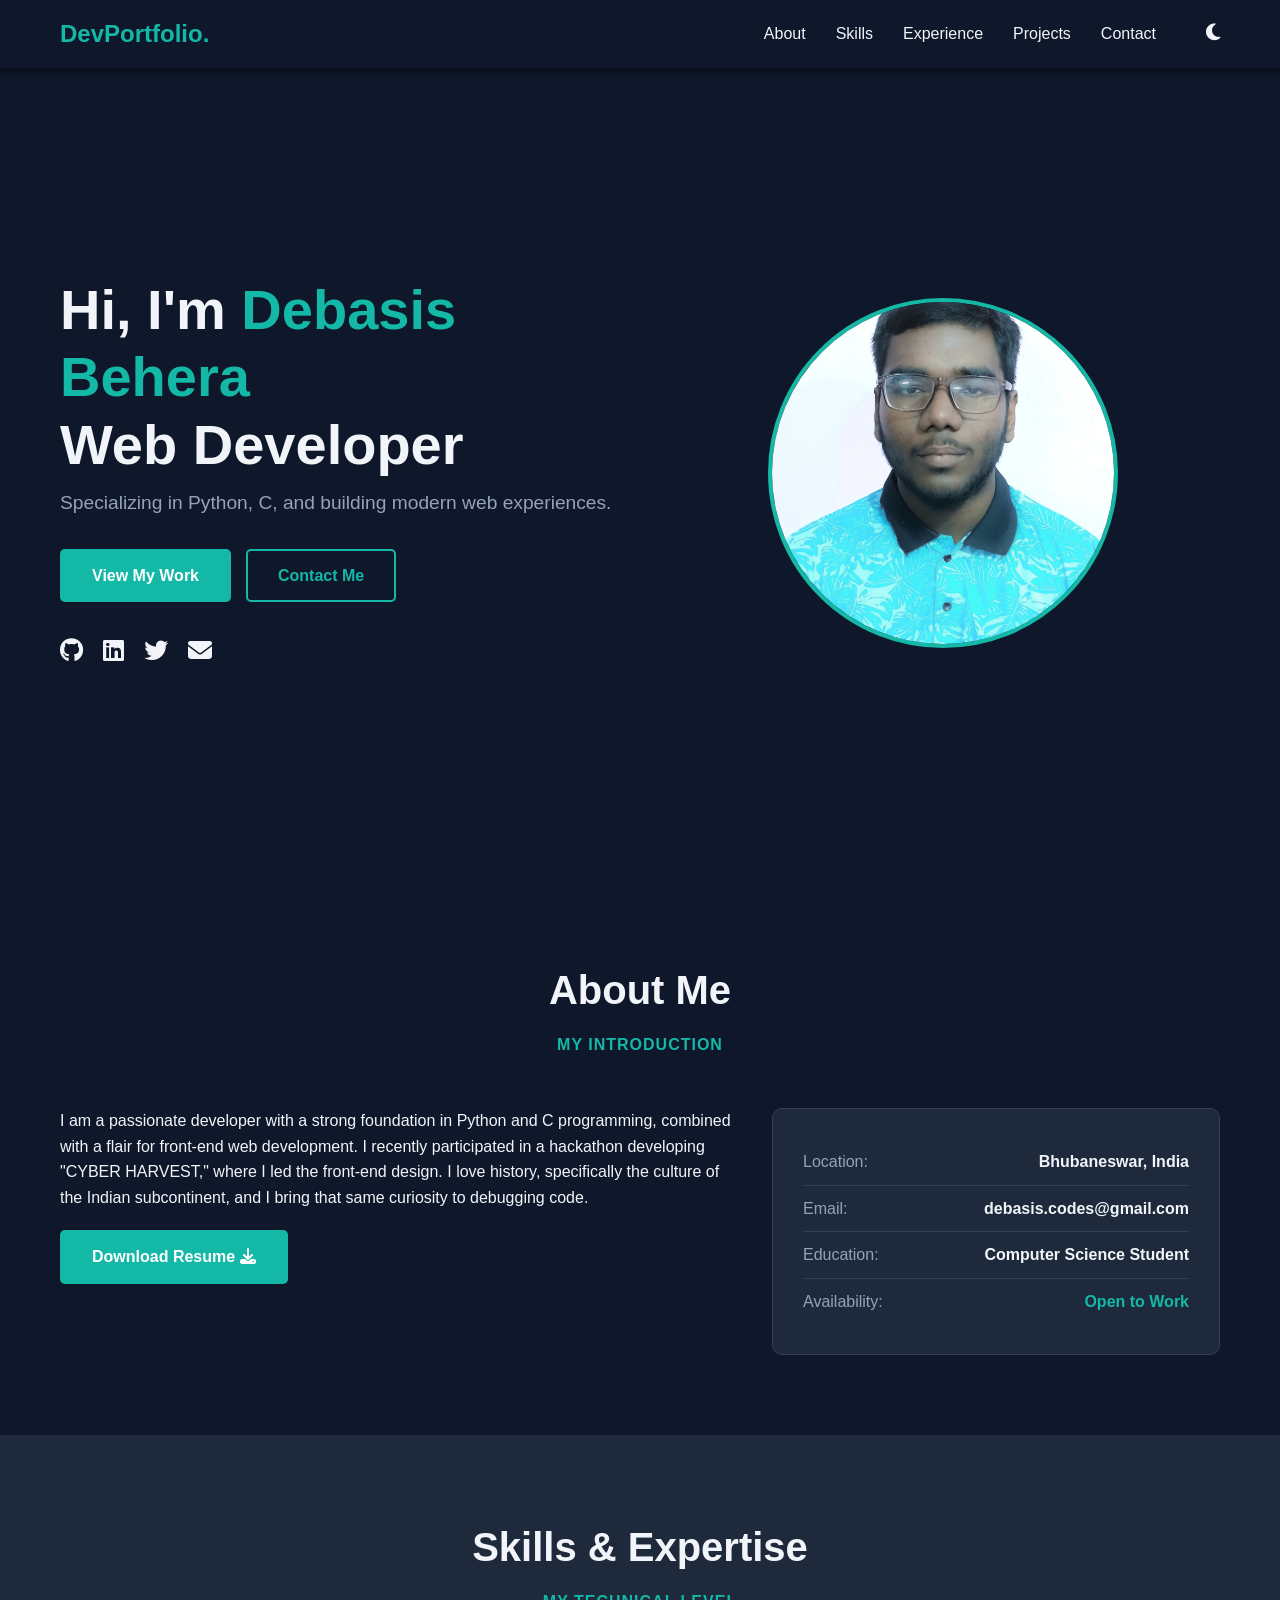
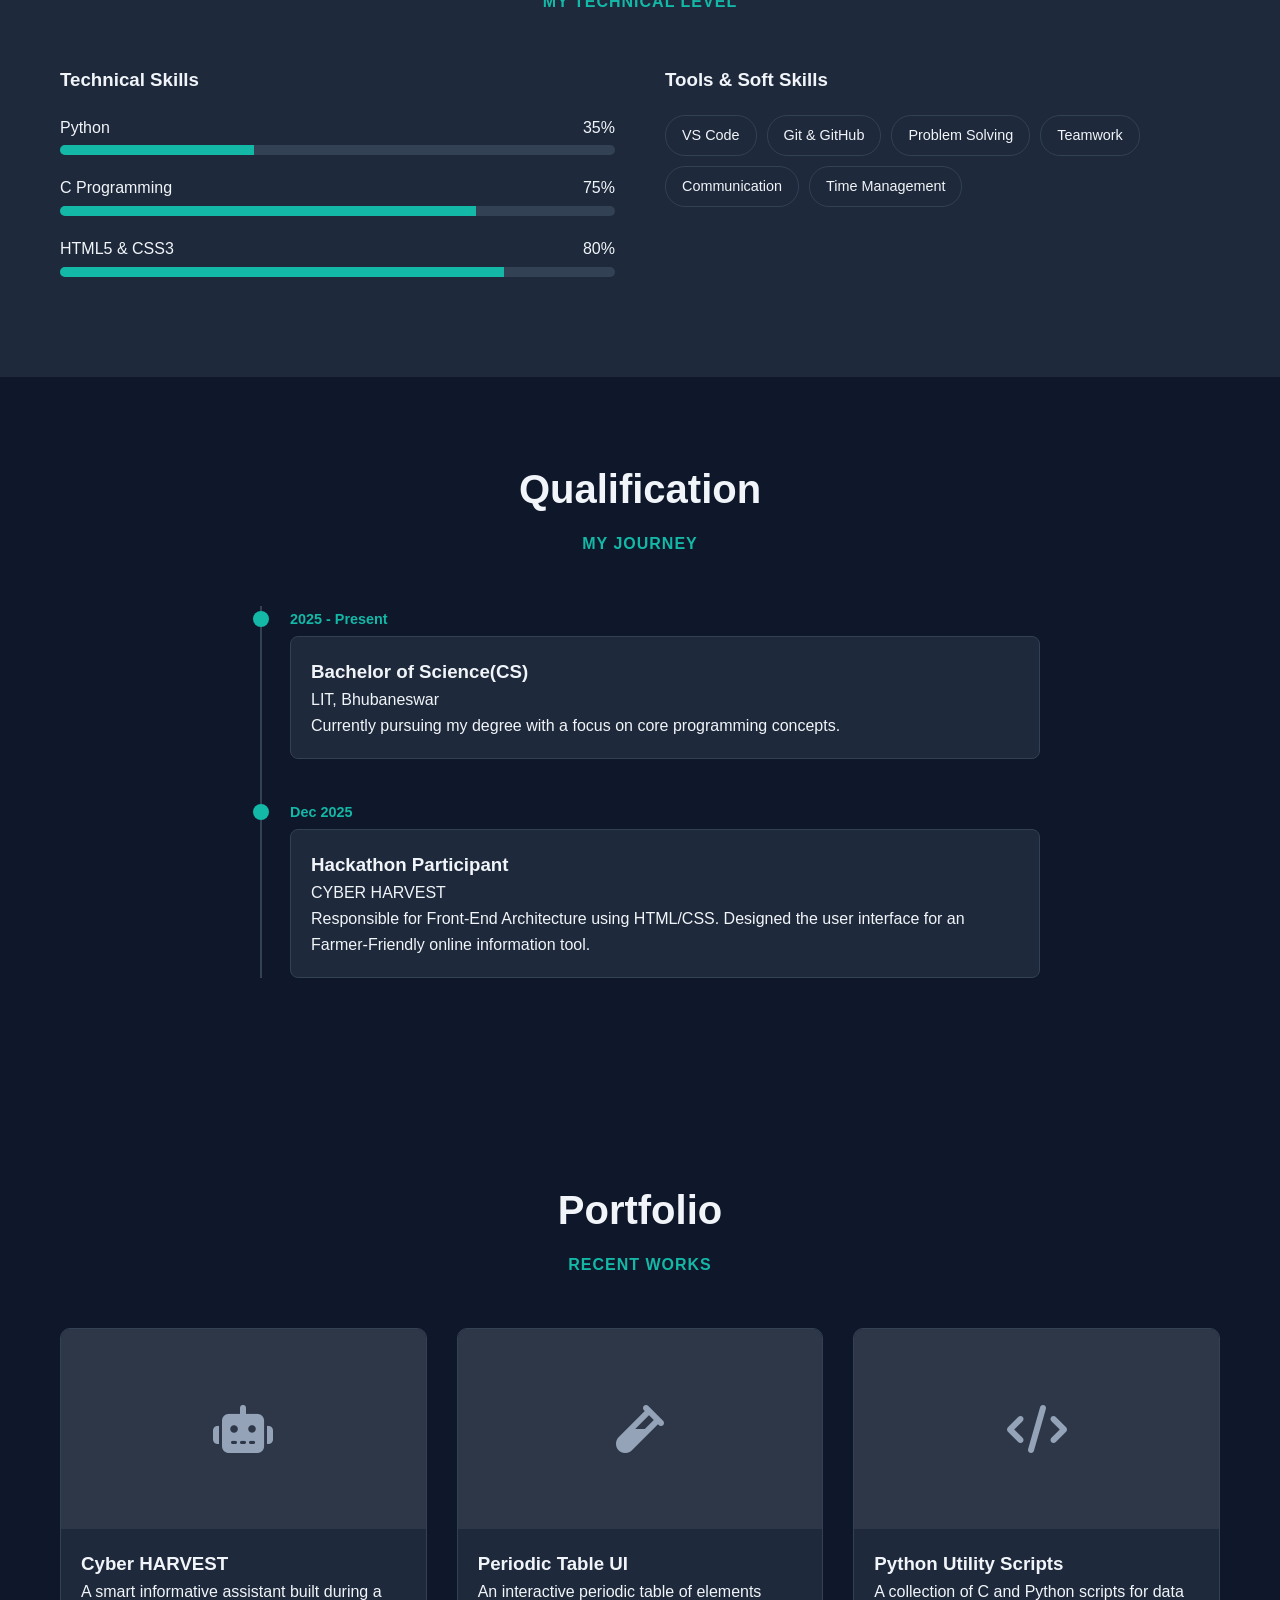
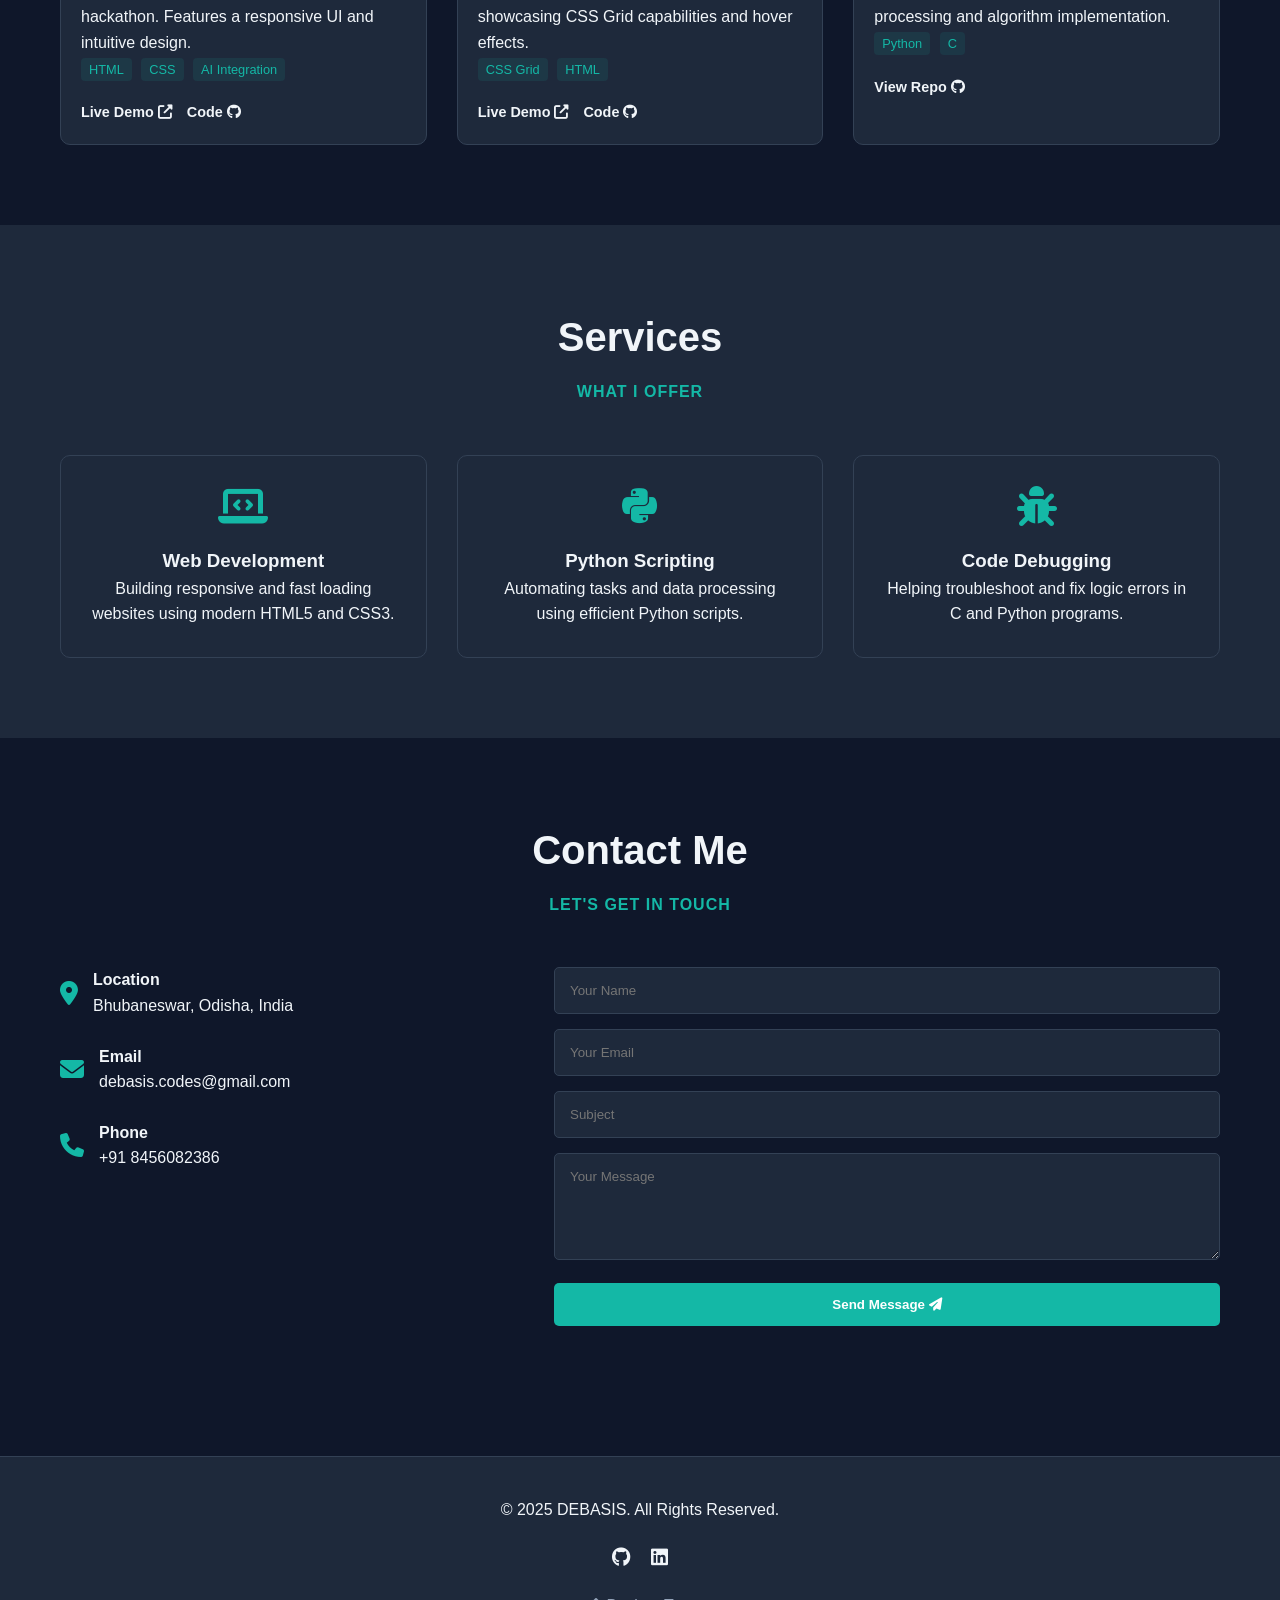
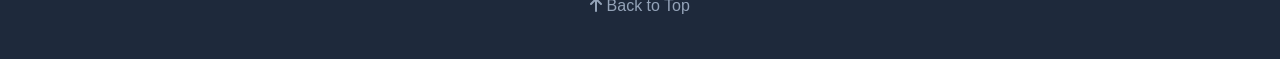
<file: index.html>
<!doctype html>
<html lang="en">
  <head>
    <meta charset="UTF-8" />
    <meta name="viewport" content="width=device-width, initial-scale=1.0" />
    <title>DEBASIS BEHERA</title>

    <link rel="stylesheet" href="style.css" />

    <link
      rel="stylesheet"
      href="https://cdnjs.cloudflare.com/ajax/libs/font-awesome/6.4.0/css/all.min.css"
    />
  </head>
  <body>
    <header>
      <div class="container nav-container">
        <a href="#" class="logo">DevPortfolio.</a>

        <nav>
          <ul class="nav-links" id="navLinks">
            <li><a href="#about">About</a></li>
            <li><a href="#skills">Skills</a></li>
            <li><a href="#experience">Experience</a></li>
            <li><a href="#projects">Projects</a></li>
            <li><a href="#contact">Contact</a></li>
            <li>
              <i
                class="fas fa-moon theme-toggle"
                id="themeToggle"
                title="Toggle Dark/Light Mode"
              ></i>
            </li>
          </ul>
        </nav>
        <div class="menu-btn" id="menuBtn">
          <i class="fas fa-bars"></i>
        </div>
      </div>
    </header>

    <section class="hero" id="home">
      <div class="container hero-content">
        <div class="hero-text">
          <h1>Hi, I'm <span>Debasis Behera</span><br />Web Developer</h1>
          <p class="hero-tagline">
            Specializing in Python, C, and building modern web experiences.
          </p>

          <div class="hero-buttons">
            <a href="#projects" class="btn btn-primary">View My Work</a>
            <a href="#contact" class="btn btn-outline">Contact Me</a>
          </div>

          <div class="social-icons">
            <a href="#" aria-label="GitHub"><i class="fab fa-github"></i></a>
            <a href="#" aria-label="LinkedIn"
              ><i class="fab fa-linkedin"></i
            ></a>
            <a href="#" aria-label="Twitter"><i class="fab fa-twitter"></i></a>
            <a href="mailto:email@example.com" aria-label="Email"
              ><i class="fas fa-envelope"></i
            ></a>
          </div>
        </div>
            <div class="hero-img-wrapper">
            <img src="assets/myphoto.jpg" alt="Debasis Profile Photo" class="hero-img">
        </div>
    </section>

    <section class="section-padding" id="about">
      <div class="container">
        <h2 class="section-title">About Me</h2>
        <p class="section-subtitle">My Introduction</p>

        <div class="about-grid">
          <div class="about-text">
            <p style="margin-bottom: 20px">
              I am a passionate developer with a strong foundation in Python and
              C programming, combined with a flair for front-end web
              development. I recently participated in a hackathon developing
              "CYBER HARVEST," where I led the front-end design. I love history,
              specifically the culture of the Indian subcontinent, and I bring
              that same curiosity to debugging code.
            </p>
            <a href="./DEBASIS.pdf" class="btn btn-primary" download
              >Download Resume <i class="fas fa-download"></i
            ></a>
          </div>

          <div class="quick-facts">
            <div class="fact-item">
              <span>Location:</span>
              <b>Bhubaneswar, India</b>
            </div>
            <div class="fact-item">
              <span>Email:</span>
              <b>debasis.codes@gmail.com</b>
            </div>
            <div class="fact-item">
              <span>Education:</span>
              <b>Computer Science Student</b>
            </div>
            <div class="fact-item">
              <span>Availability:</span>
              <b style="color: var(--accent)">Open to Work</b>
            </div>
          </div>
        </div>
      </div>
    </section>

    <section
      class="section-padding"
      id="skills"
      style="background-color: var(--bg-card)"
    >
      <div class="container">
        <h2 class="section-title">Skills & Expertise</h2>
        <p class="section-subtitle">My Technical Level</p>

        <div class="skills-wrapper">
          <div class="skill-group">
            <h3>Technical Skills</h3>

            <div class="progress-bar-container">
              <div class="progress-info">
                <span>Python</span>
                <span>35%</span>
              </div>
              <div class="progress-bg">
                <div class="progress-fill" style="width: 35%"></div>
              </div>
            </div>

            <div class="progress-bar-container">
              <div class="progress-info">
                <span>C Programming</span>
                <span>75%</span>
              </div>
              <div class="progress-bg">
                <div class="progress-fill" style="width: 75%"></div>
              </div>
            </div>

            <div class="progress-bar-container">
              <div class="progress-info">
                <span>HTML5 & CSS3</span>
                <span>80%</span>
              </div>
              <div class="progress-bg">
                <div class="progress-fill" style="width: 80%"></div>
              </div>
            </div>
          </div>

          <div class="skill-group">
            <h3>Tools & Soft Skills</h3>
            <div class="tag-container">
              <span class="tag">VS Code</span>
              <span class="tag">Git & GitHub</span>
              <span class="tag">Problem Solving</span>
              <span class="tag">Teamwork</span>
              <span class="tag">Communication</span>
              <span class="tag">Time Management</span>
            </div>
          </div>
        </div>
      </div>
    </section>

    <section class="section-padding" id="experience">
      <div class="container">
        <h2 class="section-title">Qualification</h2>
        <p class="section-subtitle">My Journey</p>

        <div class="timeline">
          <div class="timeline-item">
            <span class="timeline-date">2025 - Present</span>
            <div class="timeline-card">
              <h3>Bachelor of Science(CS)</h3>
              <p class="text-muted">LIT, Bhubaneswar</p>
              <p>
                Currently pursuing my degree with a focus on core programming
                concepts.
              </p>
            </div>
          </div>

          <div class="timeline-item">
            <span class="timeline-date">Dec 2025</span>
            <div class="timeline-card">
              <h3>Hackathon Participant</h3>
              <p class="text-muted">CYBER HARVEST</p>
              <p>
                Responsible for Front-End Architecture using HTML/CSS. Designed
                the user interface for an Farmer-Friendly online information
                tool.
              </p>
            </div>
          </div>
        </div>
      </div>
    </section>

    <section class="section-padding" id="projects">
      <div class="container">
        <h2 class="section-title">Portfolio</h2>
        <p class="section-subtitle">Recent Works</p>

        <div class="projects-grid">
          <article class="project-card">
            <div class="project-img">
              <i class="fas fa-robot fa-3x"></i>
            </div>
            <div class="project-content">
              <h3>Cyber HARVEST</h3>
              <p>
                A smart informative assistant built during a hackathon. Features
                a responsive UI and intuitive design.
              </p>
              <div class="project-tags">
                <span>HTML</span>
                <span>CSS</span>
                <span>AI Integration</span>
              </div>
              <div class="project-links">
                <a href="#" class="link-text"
                  >Live Demo <i class="fas fa-external-link-alt"></i
                ></a>
                <a href="#" class="link-text"
                  >Code <i class="fab fa-github"></i
                ></a>
              </div>
            </div>
          </article>

          <article class="project-card">
            <div class="project-img">
              <i class="fas fa-vial fa-3x"></i>
            </div>
            <div class="project-content">
              <h3>Periodic Table UI</h3>
              <p>
                An interactive periodic table of elements showcasing CSS Grid
                capabilities and hover effects.
              </p>
              <div class="project-tags">
                <span>CSS Grid</span>
                <span>HTML</span>
              </div>
              <div class="project-links">
                <a href="#" class="link-text"
                  >Live Demo <i class="fas fa-external-link-alt"></i
                ></a>
                <a href="#" class="link-text"
                  >Code <i class="fab fa-github"></i
                ></a>
              </div>
            </div>
          </article>

          <article class="project-card">
            <div class="project-img">
              <i class="fas fa-code fa-3x"></i>
            </div>
            <div class="project-content">
              <h3>Python Utility Scripts</h3>
              <p>
                A collection of C and Python scripts for data processing and
                algorithm implementation.
              </p>
              <div class="project-tags">
                <span>Python</span>
                <span>C</span>
              </div>
              <div class="project-links">
                <a href="#" class="link-text"
                  >View Repo <i class="fab fa-github"></i
                ></a>
              </div>
            </div>
          </article>
        </div>
      </div>
    </section>

    <section
      class="section-padding"
      id="services"
      style="background-color: var(--bg-card)"
    >
      <div class="container">
        <h2 class="section-title">Services</h2>
        <p class="section-subtitle">What I Offer</p>

        <div class="services-grid">
          <div class="service-card">
            <i class="fas fa-laptop-code service-icon"></i>
            <h3>Web Development</h3>
            <p>
              Building responsive and fast loading websites using modern HTML5
              and CSS3.
            </p>
          </div>
          <div class="service-card">
            <i class="fab fa-python service-icon"></i>
            <h3>Python Scripting</h3>
            <p>
              Automating tasks and data processing using efficient Python
              scripts.
            </p>
          </div>
          <div class="service-card">
            <i class="fas fa-bug service-icon"></i>
            <h3>Code Debugging</h3>
            <p>
              Helping troubleshoot and fix logic errors in C and Python
              programs.
            </p>
          </div>
        </div>
      </div>
    </section>

    <section class="section-padding" id="contact">
      <div class="container">
        <h2 class="section-title">Contact Me</h2>
        <p class="section-subtitle">Let's Get in Touch</p>

        <div class="contact-container">
          <div class="contact-info">
            <div class="contact-info-item">
              <i class="fas fa-map-marker-alt"></i>
              <div>
                <h4>Location</h4>
                <p>Bhubaneswar, Odisha, India</p>
              </div>
            </div>
            <div class="contact-info-item">
              <i class="fas fa-envelope"></i>
              <div>
                <h4>Email</h4>
                <p>
                  <a href="mailto:debasis.codes@gmail.com">
                    debasis.codes@gmail.com
                  </a>
                </p>
              </div>
            </div>
            <div class="contact-info-item">
              <i class="fas fa-phone"></i>
              <div>
                <h4>Phone</h4>
                <p>+91 8456082386</p>
              </div>
            </div>
          </div>

          <form class="contact-form" id="contactForm">
            <div class="form-group">
              <input type="text" id="name" placeholder="Your Name" required />
            </div>
            <div class="form-group">
              <input
                type="email"
                id="email"
                placeholder="Your Email"
                required
              />
            </div>
            <div class="form-group">
              <input type="text" id="subject" placeholder="Subject" required />
            </div>
            <div class="form-group">
              <textarea
                id="message"
                rows="5"
                placeholder="Your Message"
                required
              ></textarea>
            </div>
            <button type="submit" class="btn btn-primary">
              Send Message <i class="fas fa-paper-plane"></i>
            </button>
          </form>
        </div>
      </div>
    </section>

    <footer>
      <div class="container">
        <p>&copy; 2025 DEBASIS. All Rights Reserved.</p>
        <div
          class="social-icons"
          style="justify-content: center; margin-top: 20px; font-size: 1.2rem"
        >
          <a href="#"><i class="fab fa-github"></i></a>
          <a href="#"><i class="fab fa-linkedin"></i></a>
        </div>
        <div class="back-to-top" onclick="window.scrollTo(0, 0)">
          <i class="fas fa-arrow-up"></i> Back to Top
        </div>
      </div>
    </footer>
  </body>
</html>
</file>
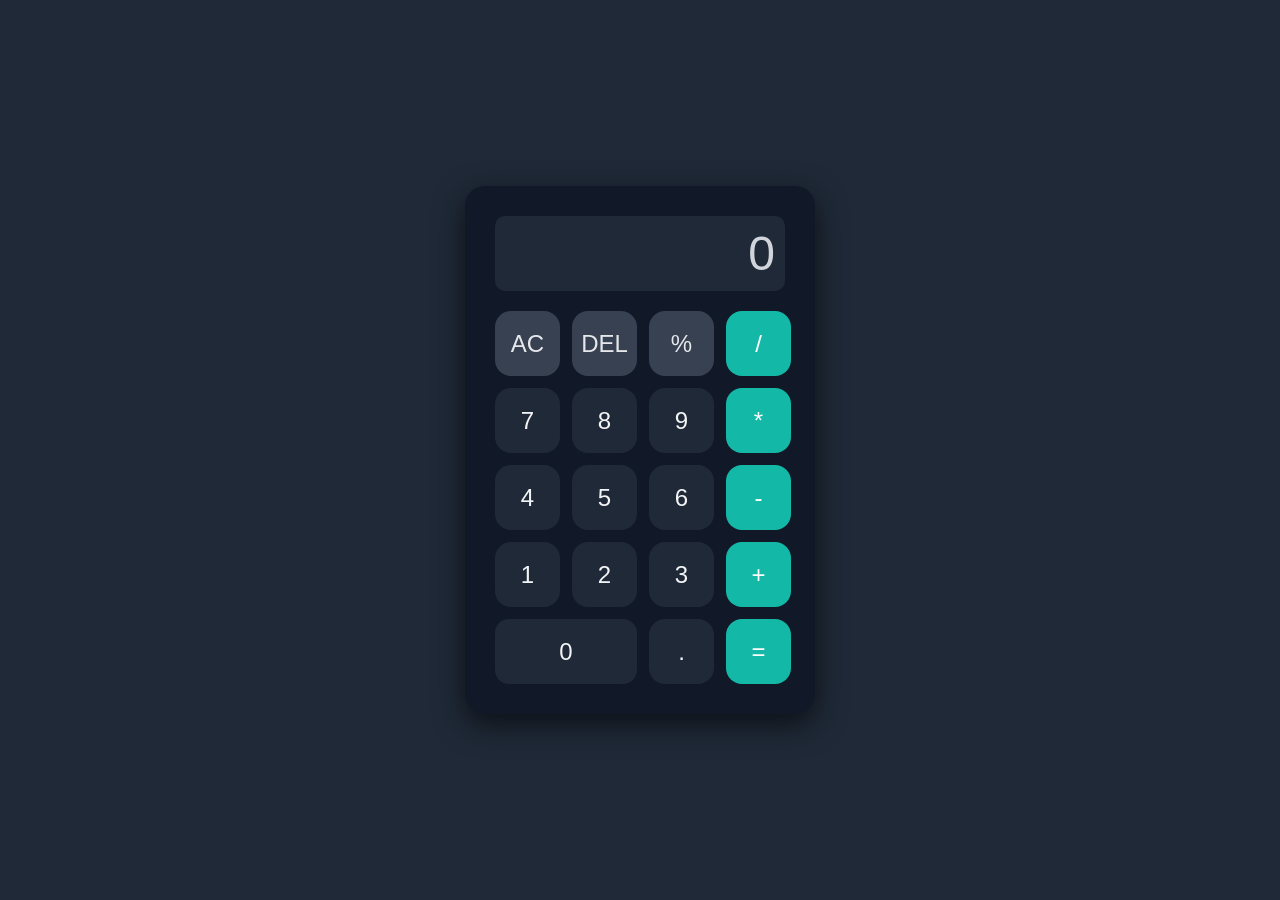
<file: calculator/index.html>
<!DOCTYPE html>
<html lang="en">
  <head>
    <meta charset="UTF-8" />
    <meta name="viewport" content="width=device-width, initial-scale=1.0" />
    <title>Calculator</title>
    <link rel="stylesheet" href="style.css" />
  </head>
  <body>
    <div class="container">
      <div class="calc-text">
        <p id="user-input">0</p>
      </div>
      <div class="calc-keys">
        <button class="key-others operations">AC</button>
        <button class="key-others operations">DEL</button>
        <button class="key-others operations">%</button>
        <button class="key-operate operations">/</button>
        <button class="numbers">7</button>
        <button class="numbers">8</button>
        <button class="numbers">9</button>
        <button class="key-operate operations">*</button>
        <button class="numbers">4</button>
        <button class="numbers">5</button>
        <button class="numbers">6</button>
        <button class="key-operate operations">-</button>
        <button class="numbers">1</button>
        <button class="numbers">2</button>
        <button class="numbers">3</button>
        <button class="key-operate operations">+</button>
        <button class="key-zero numbers">0</button>
                <button class="numbers">.</button>

        <button class="key-operate operations">=</button>
      </div>
    </div>
    <script src="script.js"></script>
  </body>
</html>
</file>
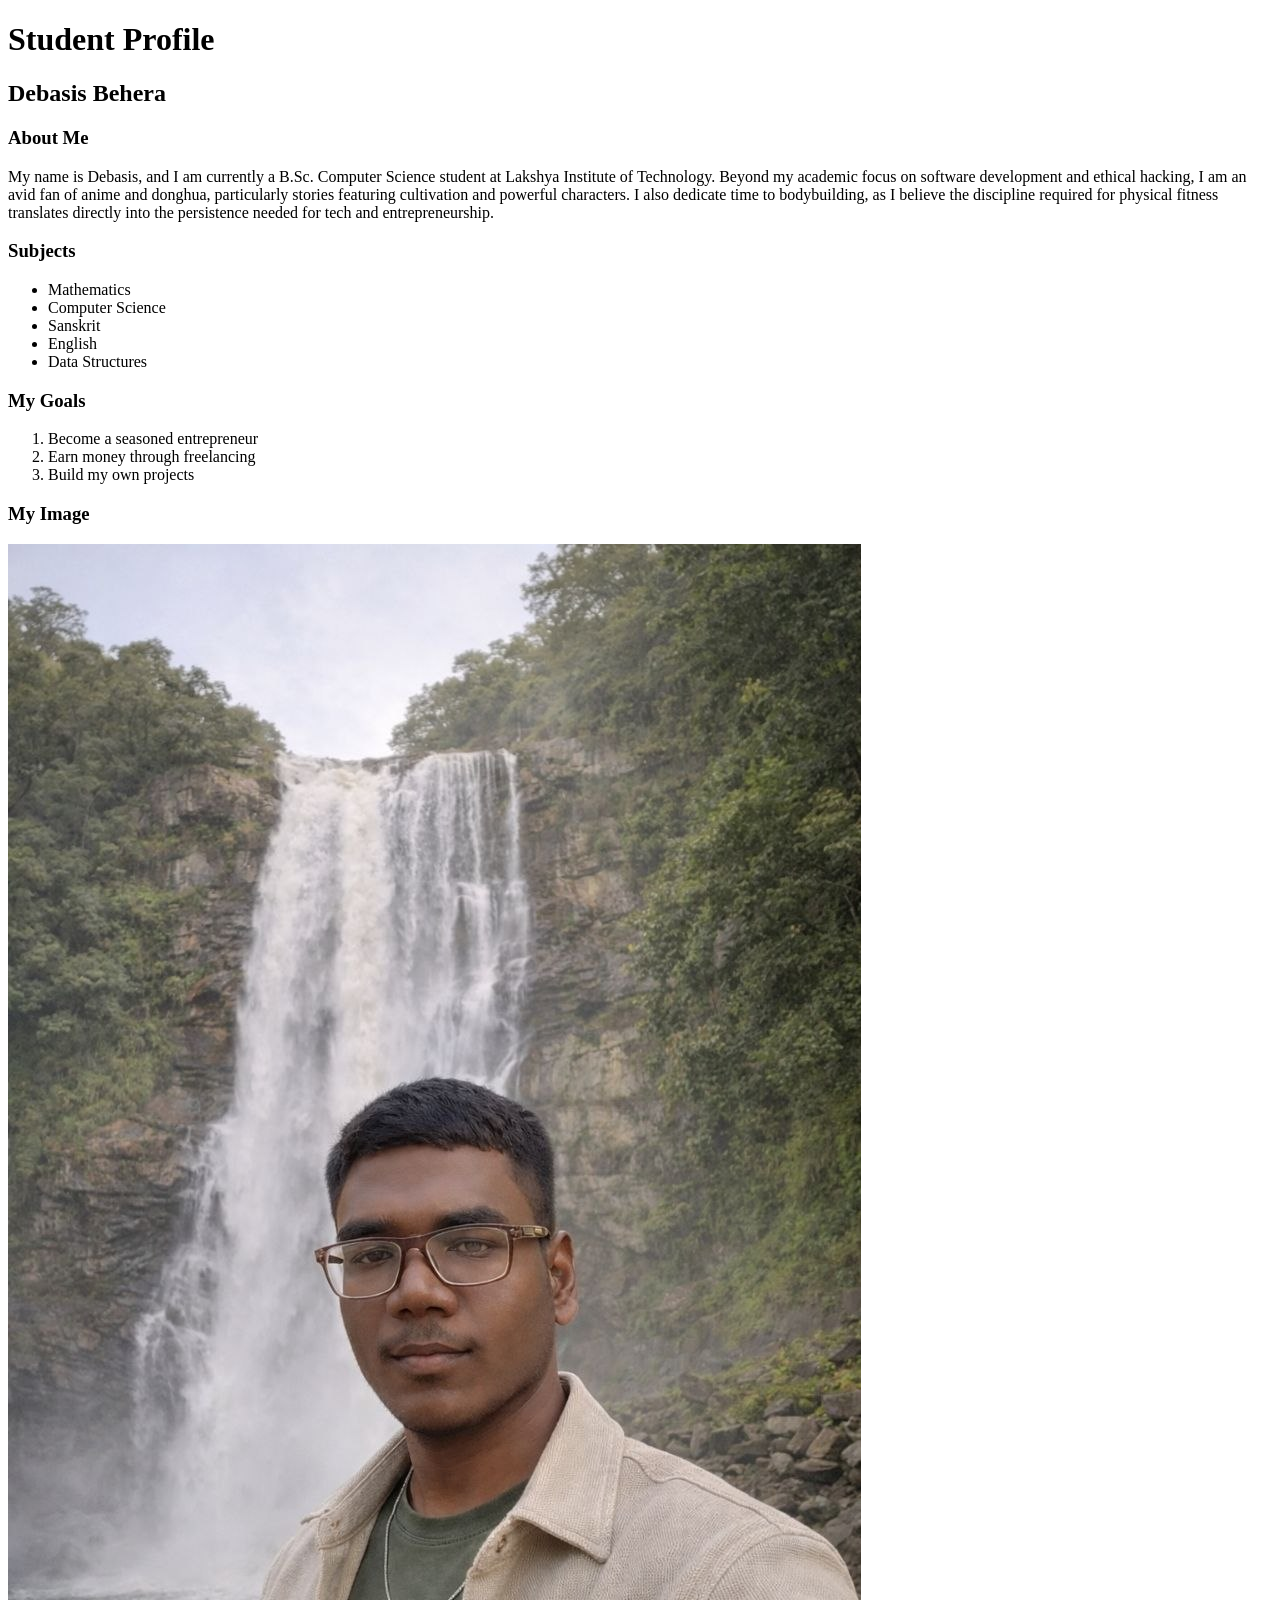
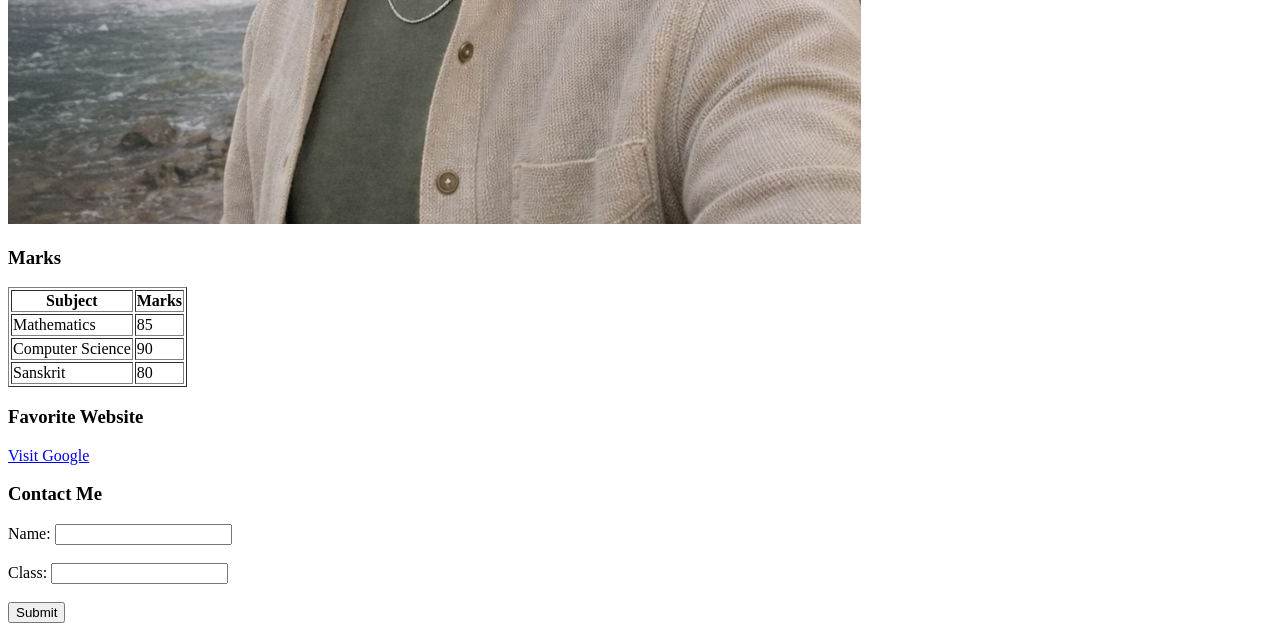
<file: testing/index.html>
<!DOCTYPE html>
<html>
<head>
   <meta charset="UTF-8">
    <meta name="viewport" content="width=device-width, initial-scale=1.0">
    <title>My Portfolio</title>
</head>
<body>

  
    <h1>Student Profile</h1>
    <h2>Debasis Behera</h2>

  
    <h3>About Me</h3>
    <p>
My name is Debasis, and I am currently a B.Sc. Computer Science student at Lakshya Institute of Technology. Beyond my academic focus on software development and ethical hacking, I am an avid fan of anime and donghua, particularly stories featuring cultivation and powerful characters. I also dedicate time to bodybuilding, as I believe the discipline required for physical fitness translates directly into the persistence needed for tech and entrepreneurship.
    </p>

    <h3>Subjects</h3>
    <ul>
        <li>Mathematics</li>
        <li>Computer Science</li>
        <li>Sanskrit</li>
        <li>English</li>
        <li>Data Structures</li>
    </ul>

    <h3>My Goals</h3>
    <ol>
        <li>Become a seasoned entrepreneur</li>
        <li>Earn money through freelancing</li>
        <li>Build my own projects</li>
    </ol>


    <h3>My Image</h3>
    <img src="./my photo.jpg" alt="Student Image">


    <h3>Marks</h3>
    <table border="1">
        <tr>
            <th>Subject</th>
            <th>Marks</th>
        </tr>
        <tr>
            <td>Mathematics</td>
            <td>85</td>
        </tr>
        <tr>
            <td>Computer Science</td>
            <td>90</td>
        </tr>
        <tr>
            <td>Sanskrit</td>
            <td>80</td>
        </tr>
    </table>

    <h3>Favorite Website</h3>
    <a href="https://www.google.com" target="_blank">Visit Google</a>


    <h3>Contact Me</h3>
    <form>
        Name: <input type="text" name="name"><br><br>
        Class: <input type="text" name="class"><br><br>
        <input type="submit" value="Submit">
    </form>

</body>
</html>
</file>
<file: style.css>
/* =========================================
   1. CSS VARIABLES & RESET
   ========================================= */
:root {
    /* Dark Theme (Default) */
    --bg-body: #0f172a;      /* Deep Navy */
    --bg-card: #1e293b;      /* Slate 800 */
    --text-main: #f1f5f9;    /* Off-white */
    --text-muted: #94a3b8;   /* Light gray */
    --accent: #14b8a6;       /* Teal */
    --accent-hover: #0d9488;
    --gold: #fbbf24;
    --border: #334155;
    --shadow: 0 4px 6px -1px rgba(0, 0, 0, 0.5);
    --transition: all 0.3s ease;
}

/* Light Theme Class */
body.light-mode {
    --bg-body: #f8fafc;
    --bg-card: #ffffff;
    --text-main: #0f172a;
    --text-muted: #64748b;
    --accent: #0f766e;
    --border: #e2e8f0;
    --shadow: 0 4px 6px -1px rgba(0, 0, 0, 0.1);
}

* {
    margin: 0;
    padding: 0;
    box-sizing: border-box;
    font-family: 'Segoe UI', Tahoma, Geneva, Verdana, sans-serif;
}

html {
    scroll-behavior: smooth;
}

body {
    background-color: var(--bg-body);
    color: var(--text-main);
    line-height: 1.6;
    transition: var(--transition);
}

a { text-decoration: none; color: inherit; transition: var(--transition); }
ul { list-style: none; }
img { max-width: 100%; display: block; }

/* =========================================
   2. UTILITIES & COMPONENTS
   ========================================= */
.container {
    max-width: 1200px;
    margin: 0 auto;
    padding: 0 20px;
}

.section-padding {
    padding: 80px 0;
}

.section-title {
    text-align: center;
    font-size: 2.5rem;
    margin-bottom: 10px;
}

.section-subtitle {
    text-align: center;
    color: var(--accent);
    margin-bottom: 50px;
    font-weight: 600;
    text-transform: uppercase;
    letter-spacing: 1px;
}

.btn {
    display: inline-block;
    padding: 12px 30px;
    border-radius: 5px;
    font-weight: 600;
    cursor: pointer;
    border: 2px solid transparent;
}

.btn-primary {
    background-color: var(--accent);
    color: #fff;
}

.btn-primary:hover {
    background-color: var(--accent-hover);
    transform: translateY(-2px);
}

.btn-outline {
    border-color: var(--accent);
    color: var(--accent);
}

.btn-outline:hover {
    background-color: var(--accent);
    color: #fff;
    transform: translateY(-2px);
}

/* =========================================
   3. HEADER & NAV
   ========================================= */
header {
    position: sticky;
    top: 0;
    background-color: var(--bg-body);
    z-index: 1000;
    box-shadow: var(--shadow);
    padding: 15px 0;
}

.nav-container {
    display: flex;
    justify-content: space-between;
    align-items: center;
}

.logo {
    font-size: 1.5rem;
    font-weight: 700;
    color: var(--accent);
}

.nav-links {
    display: flex;
    gap: 30px;
}

.nav-links a:hover {
    color: var(--accent);
}

.theme-toggle {
    cursor: pointer;
    font-size: 1.2rem;
    margin-left: 20px;
}

.menu-btn {
    display: none;
    font-size: 1.5rem;
    cursor: pointer;
}

/* =========================================
   4. HERO SECTION
   ========================================= */
.hero {
    min-height: 90vh;
    display: flex;
    align-items: center;
    position: relative;
}

.hero-content {
    display: grid;
    grid-template-columns: 1fr 1fr;
    gap: 50px;
    align-items: center;
}

.hero-text h1 {
    font-size: 3.5rem;
    margin-bottom: 10px;
    line-height: 1.2;
}

.hero-text h1 span {
    color: var(--accent);
}

.hero-tagline {
    font-size: 1.2rem;
    color: var(--text-muted);
    margin-bottom: 30px;
}

.hero-buttons {
    display: flex;
    gap: 15px;
    margin-bottom: 30px;
}

.social-icons {
    display: flex;
    gap: 20px;
    font-size: 1.5rem;
}

.social-icons a:hover {
    color: var(--accent);
    transform: translateY(-3px);
}

.hero-img-wrapper {
    position: relative;
}

.hero-img {
    width: 350px;
    height: 350px;
    border-radius: 50%;
    object-fit: cover;
    border: 4px solid var(--accent);
    margin: 0 auto;
    background-color: var(--bg-card); /* Placeholder BG */
}

/* =========================================
   5. ABOUT SECTION
   ========================================= */
.about-grid {
    display: grid;
    grid-template-columns: 1.5fr 1fr;
    gap: 40px;
}

.quick-facts {
    background-color: var(--bg-card);
    padding: 30px;
    border-radius: 10px;
    border: 1px solid var(--border);
}

.fact-item {
    display: flex;
    justify-content: space-between;
    padding: 10px 0;
    border-bottom: 1px solid var(--border);
}

.fact-item:last-child { border: none; }
.fact-item span { color: var(--text-muted); }

/* =========================================
   6. TIMELINES (Education & Experience)
   ========================================= */
.timeline {
    position: relative;
    max-width: 800px;
    margin: 0 auto;
}

.timeline::after {
    content: '';
    position: absolute;
    width: 2px;
    background-color: var(--border);
    top: 0;
    bottom: 0;
    left: 20px; /* Adjust for mobile layout primarily */
}

.timeline-item {
    position: relative;
    margin-bottom: 40px;
    padding-left: 50px;
}

.timeline-item::after {
    content: '';
    position: absolute;
    width: 16px;
    height: 16px;
    background-color: var(--accent);
    border-radius: 50%;
    left: 13px;
    top: 5px;
    z-index: 1;
}

.timeline-card {
    background-color: var(--bg-card);
    padding: 20px;
    border-radius: 8px;
    border: 1px solid var(--border);
    transition: var(--transition);
}

.timeline-card:hover {
    transform: translateY(-5px);
    box-shadow: var(--shadow);
    border-color: var(--accent);
}

.timeline-date {
    color: var(--accent);
    font-size: 0.9rem;
    font-weight: 600;
    margin-bottom: 5px;
    display: inline-block;
}

/* =========================================
   7. SKILLS
   ========================================= */
.skills-wrapper {
    display: grid;
    grid-template-columns: 1fr 1fr;
    gap: 50px;
}

.skill-group h3 { margin-bottom: 20px; }

.progress-bar-container {
    margin-bottom: 20px;
}

.progress-info {
    display: flex;
    justify-content: space-between;
    margin-bottom: 5px;
}

.progress-bg {
    width: 100%;
    height: 10px;
    background-color: var(--border);
    border-radius: 5px;
    overflow: hidden;
}

.progress-fill {
    height: 100%;
    background-color: var(--accent);
}

.tag-container {
    display: flex;
    flex-wrap: wrap;
    gap: 10px;
}

.tag {
    background-color: var(--bg-card);
    border: 1px solid var(--border);
    padding: 8px 16px;
    border-radius: 20px;
    font-size: 0.9rem;
}

/* =========================================
   8. PROJECTS
   ========================================= */
.projects-grid {
    display: grid;
    grid-template-columns: repeat(auto-fit, minmax(300px, 1fr));
    gap: 30px;
}

.project-card {
    background-color: var(--bg-card);
    border-radius: 10px;
    overflow: hidden;
    border: 1px solid var(--border);
    transition: var(--transition);
}

.project-card:hover {
    transform: translateY(-10px);
    box-shadow: var(--shadow);
}

.project-img {
    height: 200px;
    width: 100%;
    background-color: #2d3748;
    display: flex;
    align-items: center;
    justify-content: center;
    color: var(--text-muted);
}

.project-img img {
    width: 100%;
    height: 100%;
    object-fit: cover;
}

.project-content {
    padding: 20px;
}

.project-tags span {
    font-size: 0.8rem;
    color: var(--accent);
    background: rgba(20, 184, 166, 0.1);
    padding: 4px 8px;
    border-radius: 4px;
    margin-right: 5px;
}

.project-links {
    margin-top: 20px;
    display: flex;
    gap: 15px;
}

.link-text {
    font-size: 0.9rem;
    font-weight: 600;
}

/* =========================================
   9. TESTIMONIALS & SERVICES
   ========================================= */
.services-grid {
    display: grid;
    grid-template-columns: repeat(auto-fit, minmax(250px, 1fr));
    gap: 30px;
}

.service-card {
    background-color: var(--bg-card);
    padding: 30px;
    border-radius: 10px;
    text-align: center;
    border: 1px solid var(--border);
    transition: var(--transition);
}

.service-card:hover {
    border-color: var(--accent);
}

.service-icon {
    font-size: 2.5rem;
    color: var(--accent);
    margin-bottom: 20px;
}

/* =========================================
   10. CONTACT & FOOTER
   ========================================= */
.contact-container {
    display: grid;
    grid-template-columns: 1fr 1.5fr;
    gap: 50px;
}

.contact-info-item {
    display: flex;
    align-items: center;
    gap: 15px;
    margin-bottom: 25px;
}

.contact-info-item i {
    font-size: 1.5rem;
    color: var(--accent);
}

.contact-form {
    display: flex;
    flex-direction: column;
    gap: 15px;
}

.form-group input, .form-group textarea {
    width: 100%;
    padding: 15px;
    background-color: var(--bg-card);
    border: 1px solid var(--border);
    color: var(--text-main);
    border-radius: 5px;
    outline: none;
}

.form-group input:focus, .form-group textarea:focus {
    border-color: var(--accent);
}

footer {
    background-color: var(--bg-card);
    padding: 40px 0;
    text-align: center;
    margin-top: 50px;
    border-top: 1px solid var(--border);
}

.back-to-top {
    margin-top: 20px;
    display: inline-block;
    cursor: pointer;
    color: var(--text-muted);
}

.back-to-top:hover { color: var(--accent); }

/* =========================================
   11. RESPONSIVE MEDIA QUERIES
   ========================================= */
@media (max-width: 768px) {
    .nav-links {
        position: absolute;
        top: 60px;
        right: 0;
        background-color: var(--bg-card);
        width: 100%;
        flex-direction: column;
        align-items: center;
        padding: 20px 0;
        display: none; /* Hidden by default */
        border-bottom: 1px solid var(--border);
    }

    .nav-links.active {
        display: flex;
    }

    .menu-btn { display: block; }
    
    .hero-content {
        grid-template-columns: 1fr;
        text-align: center;
    }

    .hero-buttons, .social-icons {
        justify-content: center;
    }
    
    .about-grid, .skills-wrapper, .contact-container {
        grid-template-columns: 1fr;
    }
    
    .hero-img {
        width: 250px;
        height: 250px;
    }
}
</file>
<file: calculator/style.css>
* {
  margin: 0;
  padding: 0;
  font-family: "Poppins", sans-serif;
  box-sizing: border-box;
}

body {
  background-color: #1f2937; /* Gray-800 */
  min-height: 100vh;
  display: flex;
  align-items: center;
  justify-content: center;
}

.container {
  background: #111827; /* Gray-900 */
  padding: 30px;
  width: 350px;
  border-radius: 20px;
  box-shadow: 0 10px 30px rgba(0, 0, 0, 0.6);
}

.calc-text {
  margin-bottom: 20px;
  padding: 10px;
  background-color: #1f2937;
  border-radius: 10px;
}

.calc-text p {
  width: 100%;
  font-size: 3rem;
  text-align: end;
  color: #d1d5db; /* Gray-300 */
  word-wrap: break-word;
  word-break: break-all;
}

button {
  font-size: 1.5rem;
  border: none;
  border-radius: 16px;
  cursor: pointer;
  height: 65px;
  width: 65px;
  transition: 0.2s;
}

button:hover {
  transform: scale(1.05);
  filter: brightness(1.1);
}

.calc-keys {
  display: grid;
  grid-template-columns: repeat(4, 1fr);
  gap: 12px;
}

.key-zero {
  grid-column: span 2;
  width: 100%;
  border-radius: 14px;
}

.key-operate {
  background: #14b8a6; /* Teal-500 */
  color: #fff;
}

.key-others {
  background: #374151; /* Gray-700 */
  color: #e5e7eb; /* Gray-200 */
}

.numbers {
  background: #1f2937; /* Gray-800 */
  color: #f3f4f6; /* Gray-100 */
}

button:active {
  transform: scale(0.98);
}
</file>
